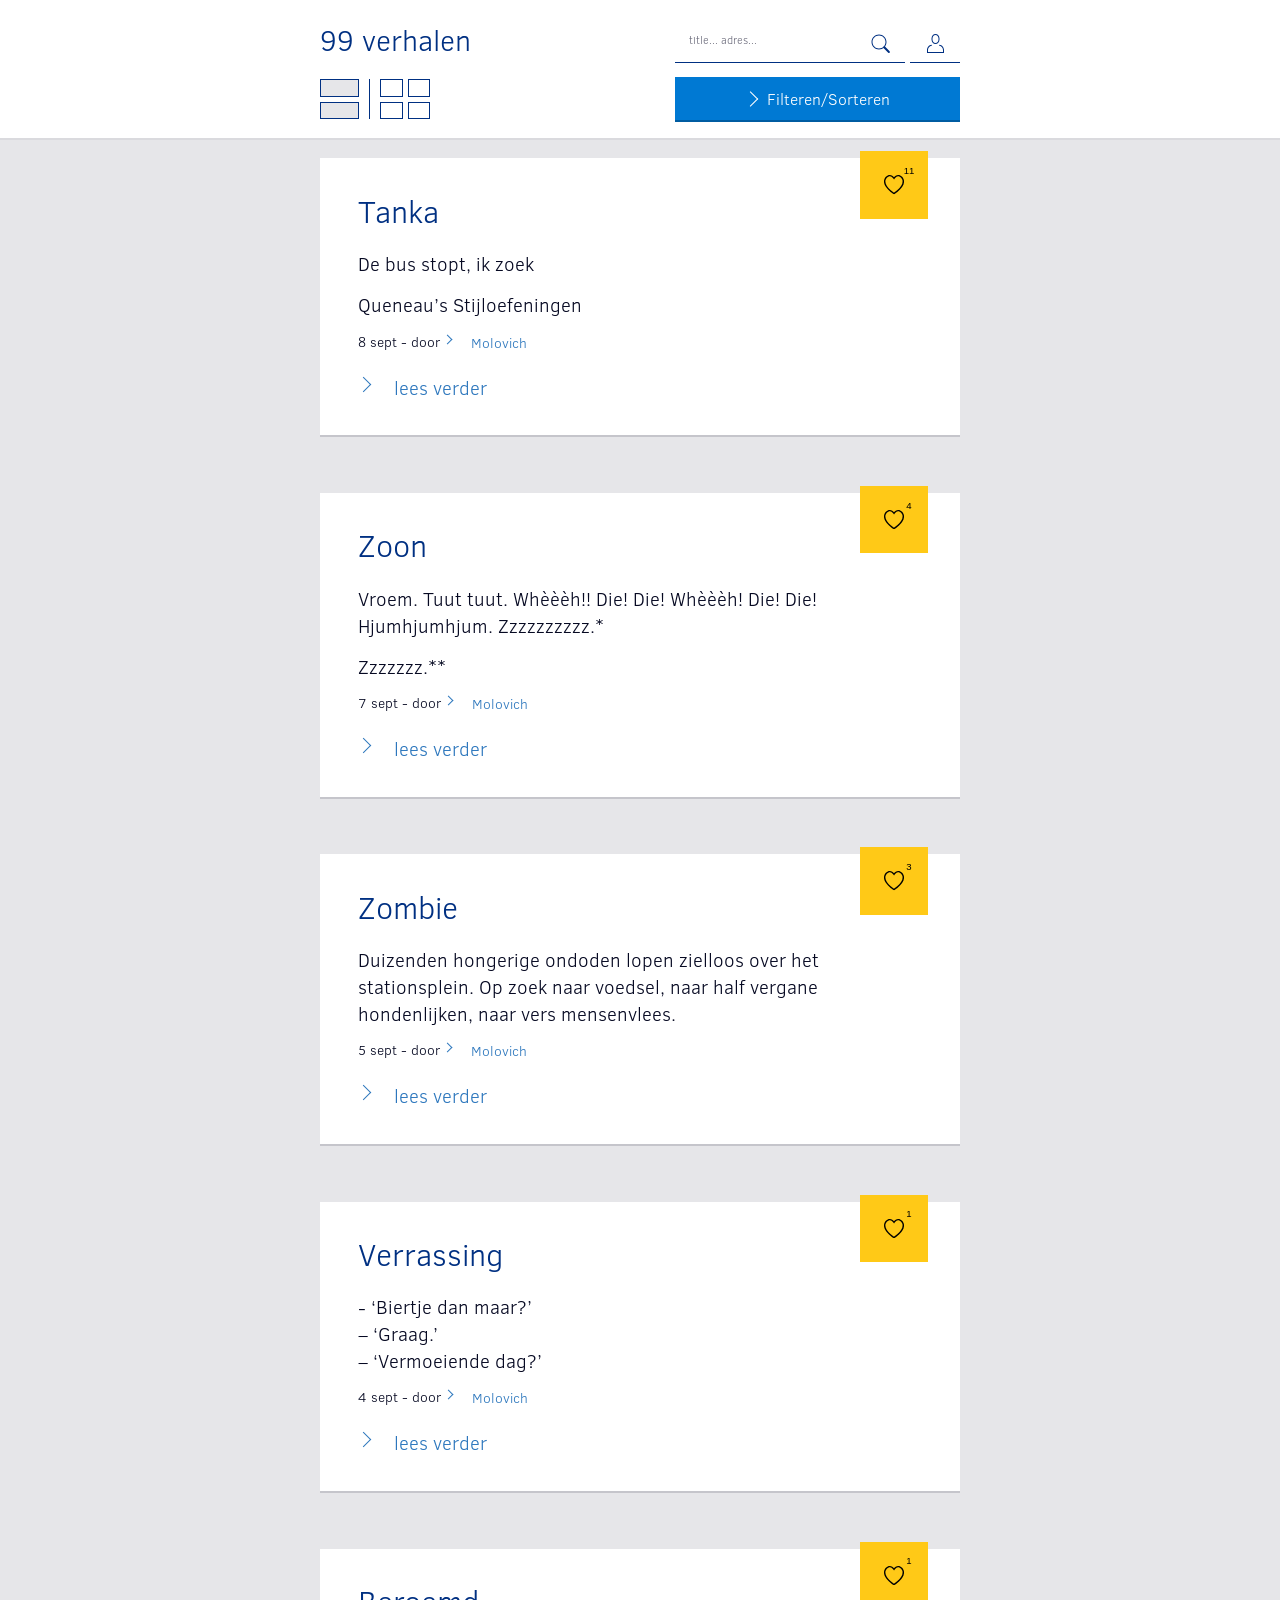
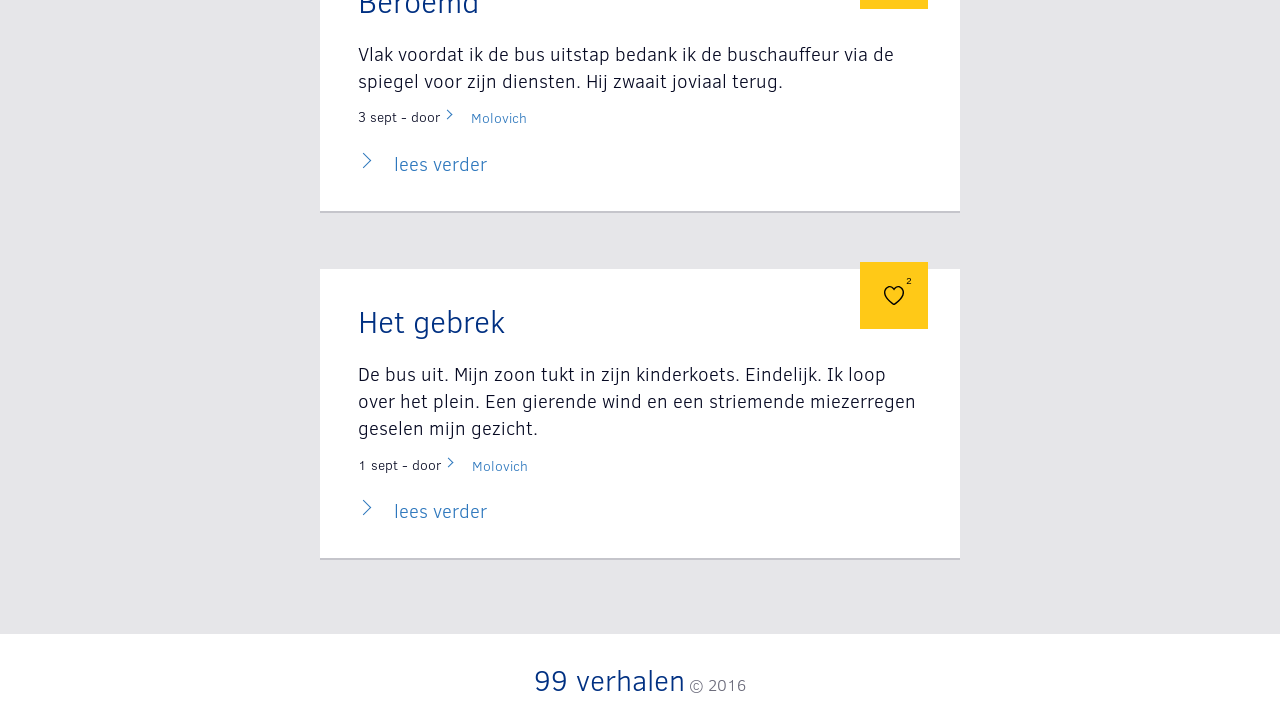
<file: index.html>
<!DOCTYPE html>
<html lang="nl">
  <head>
    <title>99 verhalen - overzichtpagina</title>
    <meta charset="UTF-8">
    <meta name="viewport" content="width=device-width, initial-scale=1">
    <link rel="stylesheet" href="style.css" media="screen">
  </head>
  <body>
    <header class="container">
      <h1><a href="index.html">99 verhalen</a></h1>
      <div>
        <input type="text" placeholder="title... adres..."/>
        <button>
          <svg version="1.1" x="0px" y="0px"  width="35px" height="35px" viewBox="0 0 35 35" enable-background="new 0 0 35 35" xml:space="preserve"><g> <path d="M16,23.5c-4.1,0-7.5-3.4-7.5-7.5s3.4-7.5,7.5-7.5s7.5,3.4,7.5,7.5S20.1,23.5,16,23.5z M16,9.5c-3.6,0-6.5,2.9-6.5,6.5  s2.9,6.5,6.5,6.5s6.5-2.9,6.5-6.5S19.6,9.5,16,9.5z"/></g><path d="M21.5,20L20,21.5l5.2,5.2c0.2,0.2,0.5,0.3,0.7,0.3s0.5-0.1,0.7-0.3c0.4-0.4,0.4-1,0-1.4L21.5,20z"/></svg>
        </button>
        <a href="login.html">
          <svg version="1.1" x="0px" y="0px"  width="35px" height="35px" viewBox="0 0 35 35" enable-background="new 0 0 35 35" xml:space="preserve"><g> <g>  <g>   <path d="M17.5,18c-2.2,0-4-2-4-4.5v-1c0-2.5,1.8-4.5,4-4.5s4,2,4,4.5v1C21.5,16,19.7,18,17.5,18z M17.5,9c-1.7,0-3,1.6-3,3.5v1    c0,1.9,1.3,3.5,3,3.5s3-1.6,3-3.5v-1C20.5,10.6,19.2,9,17.5,9z"/>  </g> </g> <g>  <g>   <path d="M18,27H9v-3c0-2.4,2-5.2,4.5-5.2c0.3,0,0.5,0.2,0.5,0.5s-0.2,0.5-0.5,0.5c-1.9,0-3.5,2.3-3.5,4.2v2h8    c0.3,0,0.5,0.2,0.5,0.5S18.3,27,18,27z"/>  </g> </g> <g>  <g>   <path d="M26,27h-9c-0.3,0-0.5-0.2-0.5-0.5S16.7,26,17,26h8v-2c0-1.9-1.6-4.2-3.5-4.2c-0.3,0-0.5-0.2-0.5-0.5s0.2-0.5,0.5-0.5    c2.5,0,4.5,2.8,4.5,5.2V27z"/>  </g> </g></g></svg>
        </a>
      </div>
      <aside>
        <div class="orientation">
          <button class="active"><span></span><span></span></button>
          <button><span></span><span></span><span></span><span></span></button>
        </div>
        <section>
          <button class="btn"><span></span>Filteren/Sorteren</button>
          <ul>
            <li class="btn yellowbtn"><div></div>Sorteren op
              <ul>
                <li><label><input type="radio" name="sort" value="nieuw" checked/>Nieuw</label></li>
                <li><label><input type="radio" name="sort" value="oud"/>Oud</label></li>
                <li><label><input type="radio" name="sort" value="kort"/>Kort</label></li>
                <li><label><input type="radio" name="sort" value="lang"/>Lang</label></li>
              </ul>
            </li>

            <li class="btn yellowbtn"><div></div>Genre
              <ul>
                <li><label><input type="checkbox" name="genre" value="roman"/>Roman</label></li>
                <li><label><input type="checkbox" name="genre" value="crime"/>Crime</label></li>
                <li><label><input type="checkbox" name="genre" value="reizen"/>Reizen</label></li>
                <li><label><input type="checkbox" name="genre" value="science-fiction"/>Science fiction</label></li>
                <li><label><input type="checkbox" name="genre" value="triller"/>Triller</label></li>
                <li><label><input type="checkbox" name="genre" value="humor"/>Humor</label></li>
              </ul>
            </li>

            <li class="btn yellowbtn"><div></div>Categorie
              <ul>
                <li><label><input type="checkbox" name="categorie" value="fictie"/>Fictie</label></li>
                <li><label><input type="checkbox" name="categorie" value="non-fictie"/>Non-fictie</label></li>
                <li><label><input type="checkbox" name="categorie" value="correspondentie"/>Correspondentie</label></li>
                <li><label><input type="checkbox" name="categorie" value="interview"/>Interview</label></li>
                <li><label><input type="checkbox" name="categorie" value="kort-nurks"/>Kort Nurks</label></li>
                <li><label><input type="checkbox" name="categorie" value="cartoon"/>Cartoon</label></li>
              </ul>
            </li>
          </ul>
        </section>
      </aside>
    </header>
    <main class="full container">
      <article>
        <h2>Tanka</h2>
        <p>De bus stopt, ik zoek</p>
        <p>Queneau’s Stijloefeningen</p>
        <small>8 sept - door <a href="#" class="arrowLink">Molovich</a></small>
        <button class="like">
          <svg version="1.1" x="0px" y="0px" viewBox="0 0 29.1 28.1" style="enable-background:new 0 0 29.1 28.1;" xml:space="preserve">
          <path d="M14.6,28.1l-0.5-0.3c-0.3-0.2-7.6-4.5-11.7-11.1C0.1,13.3-0.5,9.6,0.4,6.4C1.2,3.8,3,1.7,5.5,0.6C6.4,0.2,7.3,0,8.2,0
          	c2.9,0,5.2,2,6.3,3.3C15.7,2,18,0,20.9,0c0.9,0,1.8,0.2,2.7,0.6c2.5,1.1,4.3,3.2,5.1,5.8c1,3.2,0.3,6.9-1.9,10.3
          	c-4.1,6.6-11.4,10.9-11.7,11.1L14.6,28.1z M8.2,2C7.6,2,7,2.1,6.4,2.4c-2,0.9-3.4,2.5-4,4.6C1.5,9.6,2.1,12.7,4,15.7
          	c3.3,5.2,8.9,9,10.5,10.1c1.7-1.1,7.3-4.9,10.5-10.1c1.9-3,2.5-6.1,1.7-8.7c-0.6-2.1-2.1-3.7-4-4.6C22.2,2.1,21.5,2,20.9,2
          	c-3.1,0-5.5,3.4-5.5,3.5l-0.8,1.2l-0.8-1.2C13.7,5.4,11.4,2,8.2,2z"/>
          </svg>
          <span>11</span>
        </button>
        <a href="#" class="arrowLink">lees verder</a>
      </article>
      <article>
        <h2>Zoon</h2>
        <p>Vroem. Tuut tuut. Whèèèh!! Die! Die! Whèèèh! Die! Die! Hjumhjumhjum. Zzzzzzzzzz.*</p>
        <p>Zzzzzzz.**</p>
        <small>7 sept - door <a href="#" class="arrowLink">Molovich</a></small>
        <button class="like">
          <svg version="1.1" x="0px" y="0px" viewBox="0 0 29.1 28.1" style="enable-background:new 0 0 29.1 28.1;" xml:space="preserve">
          <path d="M14.6,28.1l-0.5-0.3c-0.3-0.2-7.6-4.5-11.7-11.1C0.1,13.3-0.5,9.6,0.4,6.4C1.2,3.8,3,1.7,5.5,0.6C6.4,0.2,7.3,0,8.2,0
          	c2.9,0,5.2,2,6.3,3.3C15.7,2,18,0,20.9,0c0.9,0,1.8,0.2,2.7,0.6c2.5,1.1,4.3,3.2,5.1,5.8c1,3.2,0.3,6.9-1.9,10.3
          	c-4.1,6.6-11.4,10.9-11.7,11.1L14.6,28.1z M8.2,2C7.6,2,7,2.1,6.4,2.4c-2,0.9-3.4,2.5-4,4.6C1.5,9.6,2.1,12.7,4,15.7
          	c3.3,5.2,8.9,9,10.5,10.1c1.7-1.1,7.3-4.9,10.5-10.1c1.9-3,2.5-6.1,1.7-8.7c-0.6-2.1-2.1-3.7-4-4.6C22.2,2.1,21.5,2,20.9,2
          	c-3.1,0-5.5,3.4-5.5,3.5l-0.8,1.2l-0.8-1.2C13.7,5.4,11.4,2,8.2,2z"/>
          </svg>
          <span>4</span>
        </button>
        <a href="#" class="arrowLink">lees verder</a>
      </article>
      <article>
        <h2>Zombie</h2>
        <p>Duizenden hongerige ondoden lopen zielloos over het stationsplein. Op zoek naar voedsel, naar half vergane hondenlijken, naar vers mensenvlees.</p>
        <small>5 sept - door <a href="#" class="arrowLink">Molovich</a></small>
        <button class="like">
          <svg version="1.1" x="0px" y="0px" viewBox="0 0 29.1 28.1" style="enable-background:new 0 0 29.1 28.1;" xml:space="preserve">
          <path d="M14.6,28.1l-0.5-0.3c-0.3-0.2-7.6-4.5-11.7-11.1C0.1,13.3-0.5,9.6,0.4,6.4C1.2,3.8,3,1.7,5.5,0.6C6.4,0.2,7.3,0,8.2,0
          	c2.9,0,5.2,2,6.3,3.3C15.7,2,18,0,20.9,0c0.9,0,1.8,0.2,2.7,0.6c2.5,1.1,4.3,3.2,5.1,5.8c1,3.2,0.3,6.9-1.9,10.3
          	c-4.1,6.6-11.4,10.9-11.7,11.1L14.6,28.1z M8.2,2C7.6,2,7,2.1,6.4,2.4c-2,0.9-3.4,2.5-4,4.6C1.5,9.6,2.1,12.7,4,15.7
          	c3.3,5.2,8.9,9,10.5,10.1c1.7-1.1,7.3-4.9,10.5-10.1c1.9-3,2.5-6.1,1.7-8.7c-0.6-2.1-2.1-3.7-4-4.6C22.2,2.1,21.5,2,20.9,2
          	c-3.1,0-5.5,3.4-5.5,3.5l-0.8,1.2l-0.8-1.2C13.7,5.4,11.4,2,8.2,2z"/>
          </svg>
          <span>3</span>
        </button>
        <a href="#" class="arrowLink">lees verder</a>
      </article>

      <article>
        <h2>Verrassing</h2>
        <p>- ‘Biertje dan maar?’<br>
        – ‘Graag.’<br>
        – ‘Vermoeiende dag?’</p>
        <small>4 sept - door <a href="#" class="arrowLink">Molovich</a></small>
        <button class="like">
          <svg version="1.1" x="0px" y="0px" viewBox="0 0 29.1 28.1" style="enable-background:new 0 0 29.1 28.1;" xml:space="preserve">
          <path d="M14.6,28.1l-0.5-0.3c-0.3-0.2-7.6-4.5-11.7-11.1C0.1,13.3-0.5,9.6,0.4,6.4C1.2,3.8,3,1.7,5.5,0.6C6.4,0.2,7.3,0,8.2,0
          	c2.9,0,5.2,2,6.3,3.3C15.7,2,18,0,20.9,0c0.9,0,1.8,0.2,2.7,0.6c2.5,1.1,4.3,3.2,5.1,5.8c1,3.2,0.3,6.9-1.9,10.3
          	c-4.1,6.6-11.4,10.9-11.7,11.1L14.6,28.1z M8.2,2C7.6,2,7,2.1,6.4,2.4c-2,0.9-3.4,2.5-4,4.6C1.5,9.6,2.1,12.7,4,15.7
          	c3.3,5.2,8.9,9,10.5,10.1c1.7-1.1,7.3-4.9,10.5-10.1c1.9-3,2.5-6.1,1.7-8.7c-0.6-2.1-2.1-3.7-4-4.6C22.2,2.1,21.5,2,20.9,2
          	c-3.1,0-5.5,3.4-5.5,3.5l-0.8,1.2l-0.8-1.2C13.7,5.4,11.4,2,8.2,2z"/>
          </svg>
          <span>1</span>
        </button>
        <a href="#" class="arrowLink">lees verder</a>
      </article>

      <article>
        <h2>Beroemd</h2>
        <p>Vlak voordat ik de bus uitstap bedank ik de buschauffeur via de spiegel voor zijn diensten. Hij zwaait joviaal terug.</p>
        <small>3 sept - door <a href="#" class="arrowLink">Molovich</a></small>
        <button class="like">
          <svg version="1.1" x="0px" y="0px" viewBox="0 0 29.1 28.1" style="enable-background:new 0 0 29.1 28.1;" xml:space="preserve">
          <path d="M14.6,28.1l-0.5-0.3c-0.3-0.2-7.6-4.5-11.7-11.1C0.1,13.3-0.5,9.6,0.4,6.4C1.2,3.8,3,1.7,5.5,0.6C6.4,0.2,7.3,0,8.2,0
          	c2.9,0,5.2,2,6.3,3.3C15.7,2,18,0,20.9,0c0.9,0,1.8,0.2,2.7,0.6c2.5,1.1,4.3,3.2,5.1,5.8c1,3.2,0.3,6.9-1.9,10.3
          	c-4.1,6.6-11.4,10.9-11.7,11.1L14.6,28.1z M8.2,2C7.6,2,7,2.1,6.4,2.4c-2,0.9-3.4,2.5-4,4.6C1.5,9.6,2.1,12.7,4,15.7
          	c3.3,5.2,8.9,9,10.5,10.1c1.7-1.1,7.3-4.9,10.5-10.1c1.9-3,2.5-6.1,1.7-8.7c-0.6-2.1-2.1-3.7-4-4.6C22.2,2.1,21.5,2,20.9,2
          	c-3.1,0-5.5,3.4-5.5,3.5l-0.8,1.2l-0.8-1.2C13.7,5.4,11.4,2,8.2,2z"/>
          </svg>
          <span>1</span>
        </button>
        <a href="#" class="arrowLink">lees verder</a>
      </article>

      <article>
        <h2>Het gebrek</h2>
        <p>De bus uit. Mijn zoon tukt in zijn kinderkoets. Eindelijk. Ik loop over het plein. Een gierende wind en een striemende miezerregen geselen mijn gezicht.</p>
        <small>1 sept - door <a href="#" class="arrowLink">Molovich</a></small>
        <button class="like">
          <svg version="1.1" x="0px" y="0px" viewBox="0 0 29.1 28.1" style="enable-background:new 0 0 29.1 28.1;" xml:space="preserve">
          <path d="M14.6,28.1l-0.5-0.3c-0.3-0.2-7.6-4.5-11.7-11.1C0.1,13.3-0.5,9.6,0.4,6.4C1.2,3.8,3,1.7,5.5,0.6C6.4,0.2,7.3,0,8.2,0
          	c2.9,0,5.2,2,6.3,3.3C15.7,2,18,0,20.9,0c0.9,0,1.8,0.2,2.7,0.6c2.5,1.1,4.3,3.2,5.1,5.8c1,3.2,0.3,6.9-1.9,10.3
          	c-4.1,6.6-11.4,10.9-11.7,11.1L14.6,28.1z M8.2,2C7.6,2,7,2.1,6.4,2.4c-2,0.9-3.4,2.5-4,4.6C1.5,9.6,2.1,12.7,4,15.7
          	c3.3,5.2,8.9,9,10.5,10.1c1.7-1.1,7.3-4.9,10.5-10.1c1.9-3,2.5-6.1,1.7-8.7c-0.6-2.1-2.1-3.7-4-4.6C22.2,2.1,21.5,2,20.9,2
          	c-3.1,0-5.5,3.4-5.5,3.5l-0.8,1.2l-0.8-1.2C13.7,5.4,11.4,2,8.2,2z"/>
          </svg>
          <span>2</span>
        </button>
        <a href="#" class="arrowLink">lees verder</a>
      </article>
    </main>
    <footer><h1><a href="#">99 verhalen</a></h1> © 2016</footer>

  <script src="jquery-1.11.1.min.js"></script>
  <script src="script.js"></script>
  <!-- // <script src="https://ajax.googleapis.com/ajax/libs/jquery/1.11.2/jquery.min.js"></script> -->
  <script src="http://localhost:35729/livereload.js"></script>
  </body>
</html>
</file>
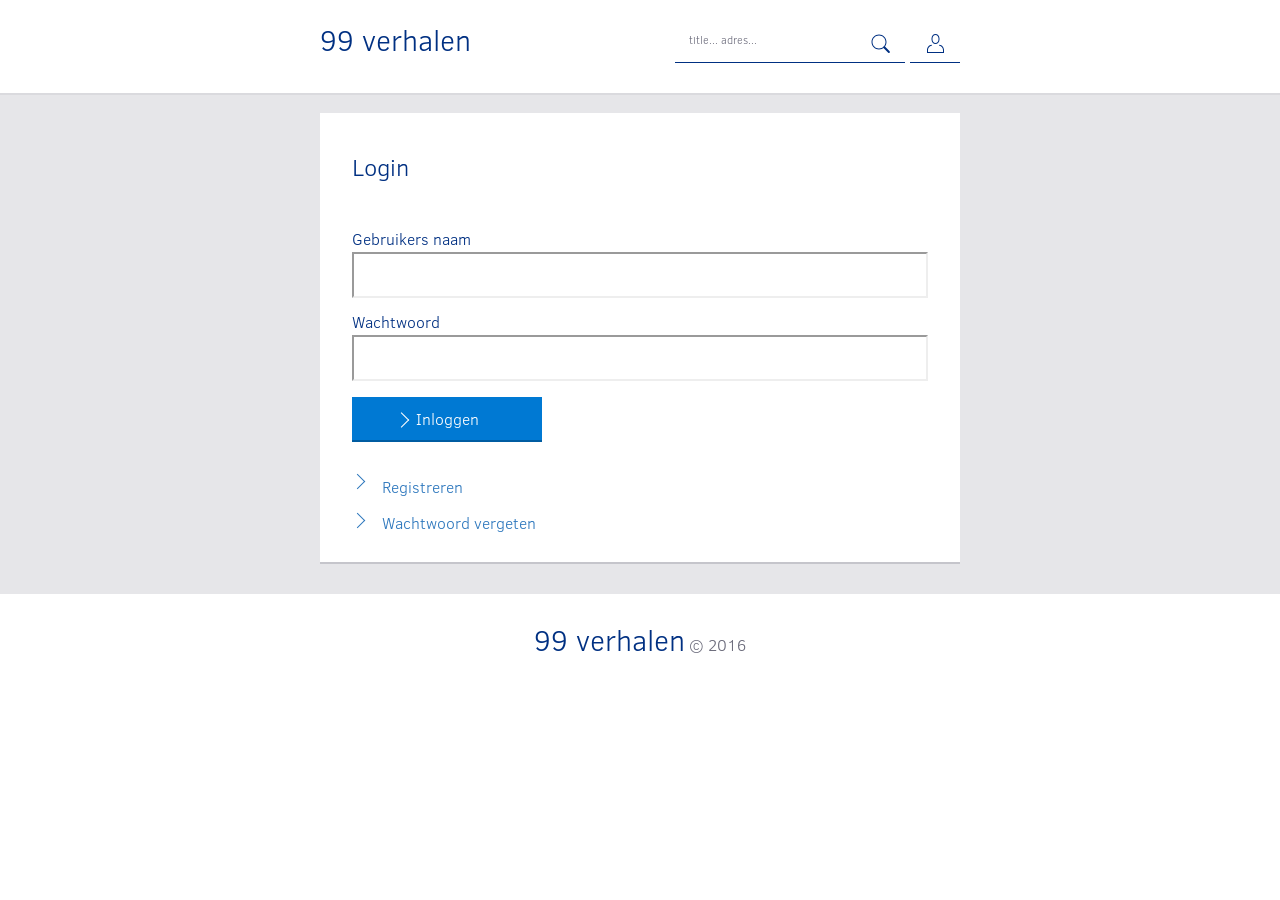
<file: login.html>
<!DOCTYPE html>
<html lang="nl">
  <head>
    <title>99 verhalen - overzichtpagina</title>
    <meta charset="UTF-8">
    <meta name="viewport" content="width=device-width, initial-scale=1">
    <link rel="stylesheet" href="style.css" media="screen">
  </head>
  <body>
    <header class="container">
      <h1><a href="index.html">99 verhalen</a></h1>
      <div>
        <input type="text" placeholder="title... adres..."/>
        <button>
          <svg version="1.1" x="0px" y="0px"  width="35px" height="35px" viewBox="0 0 35 35" enable-background="new 0 0 35 35" xml:space="preserve"><g> <path d="M16,23.5c-4.1,0-7.5-3.4-7.5-7.5s3.4-7.5,7.5-7.5s7.5,3.4,7.5,7.5S20.1,23.5,16,23.5z M16,9.5c-3.6,0-6.5,2.9-6.5,6.5  s2.9,6.5,6.5,6.5s6.5-2.9,6.5-6.5S19.6,9.5,16,9.5z"/></g><path d="M21.5,20L20,21.5l5.2,5.2c0.2,0.2,0.5,0.3,0.7,0.3s0.5-0.1,0.7-0.3c0.4-0.4,0.4-1,0-1.4L21.5,20z"/></svg>
        </button>
        <a href="#">
          <svg version="1.1" x="0px" y="0px"  width="35px" height="35px" viewBox="0 0 35 35" enable-background="new 0 0 35 35" xml:space="preserve"><g> <g>  <g>   <path d="M17.5,18c-2.2,0-4-2-4-4.5v-1c0-2.5,1.8-4.5,4-4.5s4,2,4,4.5v1C21.5,16,19.7,18,17.5,18z M17.5,9c-1.7,0-3,1.6-3,3.5v1    c0,1.9,1.3,3.5,3,3.5s3-1.6,3-3.5v-1C20.5,10.6,19.2,9,17.5,9z"/>  </g> </g> <g>  <g>   <path d="M18,27H9v-3c0-2.4,2-5.2,4.5-5.2c0.3,0,0.5,0.2,0.5,0.5s-0.2,0.5-0.5,0.5c-1.9,0-3.5,2.3-3.5,4.2v2h8    c0.3,0,0.5,0.2,0.5,0.5S18.3,27,18,27z"/>  </g> </g> <g>  <g>   <path d="M26,27h-9c-0.3,0-0.5-0.2-0.5-0.5S16.7,26,17,26h8v-2c0-1.9-1.6-4.2-3.5-4.2c-0.3,0-0.5-0.2-0.5-0.5s0.2-0.5,0.5-0.5    c2.5,0,4.5,2.8,4.5,5.2V27z"/>  </g> </g></g></svg>
        </a>
      </div>
    </header>
    <main class="container login">
      <section>
        <form method="post">
          <fieldset>
            <legend>Login</legend>
            <label>Gebruikers naam
            <input type="text" name="user"></label>
            <label>Wachtwoord
            <input type="password" name="password"></label>

            <input class="btn" type="submit" name="name" value="Inloggen"><div></div>

            <button class="arrowLink">Registreren</button>
            <a class="arrowLink" href="#">Wachtwoord vergeten</a>
          </fieldset>
        </form>

        <form method="post">
          <fieldset>
            <legend>Registreren</legend>
            <label>Gebruikers naam
            <input type="text" name="user"></label>
            <label>E-mailadres
            <input type="email" name="user"></label>
            <label>Wachtwoord
            <input type="password" name="password"></label>
            <label>Wachtwoord opnieuw
            <input type="password" name="password-again"></label>

            <input class="btn" type="submit" name="name" value="Registreren">

            <button class="arrowLink">Login</button>
          </fieldset>
        </form>
      </section>
    </main>
    <footer><h1><a href="#">99 verhalen</a></h1> © 2016</footer>

  <script src="jquery-1.11.1.min.js"></script>
  <script src="script.js"></script>
  <!-- // <script src="https://ajax.googleapis.com/ajax/libs/jquery/1.11.2/jquery.min.js"></script> -->
  <script src="http://localhost:35729/livereload.js"></script>
  </body>
</html>
</file>
<file: style.css>
html, body, div, span, applet, object, iframe,
h1, h2, h3, h4, h5, h6, p, blockquote, pre,
a, abbr, acronym, address, big, cite, code,
del, dfn, em, img, ins, kbd, q, s, samp,
small, strike, strong, sub, sup, tt, var,
b, u, i, center,
dl, dt, dd, ol, ul, li,
fieldset, form, label, legend,
table, caption, tbody, tfoot, thead, tr, th, td,
article, aside, canvas, details, embed,
figure, figcaption, footer, header, hgroup,
menu, nav, output, ruby, section, summary,
time, mark, audio, video {
  margin: 0;
  padding: 0;
  border: 0;
  font-size: 100%;
  font: inherit;
  vertical-align: baseline; }

/* HTML5 display-role reset for older browsers */
article, aside, details, figcaption, figure,
footer, header, hgroup, menu, nav, section {
  display: block; }

body {
  line-height: 1; }

ol, ul {
  list-style: none; }

blockquote, q {
  quotes: none; }

blockquote:before, blockquote:after,
q:before, q:after {
  content: '';
  content: none; }

table {
  border-collapse: collapse;
  border-spacing: 0; }

@font-face {
  font-family: 'ClearSans-Light';
  src: url("fonts/ClearSans-Light.eot?#iefix") format("embedded-opentype"), url("fonts/ClearSans-Light.woff") format("woff"), url("fonts/ClearSans-Light.ttf") format("truetype"), url("fonts/ClearSans-Light.svg#ClearSans-Light") format("svg");
  font-weight: normal;
  font-style: normal; }
@font-face {
  font-family: 'ClearSans';
  src: url("fonts/ClearSans.eot?#iefix") format("embedded-opentype"), url("fonts/ClearSans.woff") format("woff"), url("fonts/ClearSans.ttf") format("truetype"), url("fonts/ClearSans.svg#ClearSans") format("svg");
  font-weight: normal;
  font-style: normal; }
body {
  font-size: 16px;
  font-family: "ClearSans-Light", Tahoma, sans-serif;
  color: #060922; }

h1, h2 {
  color: #003082; }

h1 {
  font-size: 1.8rem;
  margin-bottom: 0.9rem; }

h2 {
  font-size: 1.6rem;
  margin-bottom: 0.8rem; }

p {
  line-height: 1.1rem;
  margin-bottom: 0.9rem; }

input {
  font-family: "ClearSans-Light", Tahoma, sans-serif; }

.btn {
  display: inline-block;
  min-width: 190px;
  height: 45px;
  background-color: #0079d3;
  padding: .625rem 1.125rem;
  border: none;
  box-sizing: border-box;
  position: relative;
  color: #fff;
  font-size: 1rem;
  font-family: "ClearSans-Light", Tahoma, sans-serif;
  line-height: calc(35px - .625rem);
  overflow: hidden;
  cursor: pointer;
  box-shadow: inset 0 -0.125rem 0 #005ca1;
  -webkit-transition: box-shadow 0.15s ease;
  -moz-transition: box-shadow 0.15s ease;
  transition: box-shadow 0.15s ease; }
  .btn span, .btn div {
    width: 10px;
    height: 10px;
    margin-right: 10px;
    margin-bottom: 3px;
    display: inline-block;
    border-right: 1px solid #fff;
    border-bottom: 1px solid #fff;
    -webkit-transition: -webkit-transform 0.15s ease;
    -moz-transition: -moz-transform 0.15s ease;
    transition: transform 0.15s ease;
    -webkit-transform: rotate(-45deg);
    -moz-transform: rotate(-45deg);
    -ms-transform: rotate(-45deg);
    -o-transform: rotate(-45deg);
    transform: rotate(-45deg);
    -webkit-transform-origin: 8px 8px;
    -moz-transform-origin: 8px 8px;
    -ms-transform-origin: 8px 8px;
    -o-transform-origin: 8px 8px;
    transform-origin: 8px 8px; }
  .btn:hover {
    box-shadow: inset 0 -3.125rem 0 #005ca0; }
  .btn.open span, .btn.open div {
    -webkit-transform: rotate(45deg);
    -moz-transform: rotate(45deg);
    -ms-transform: rotate(45deg);
    -o-transform: rotate(45deg);
    transform: rotate(45deg); }

.yellowbtn {
  background-color: #e6b517;
  box-shadow: 0 -0.125rem 0 #cfa317 inset; }
  .yellowbtn:hover {
    background-color: #cfa317;
    box-shadow: none; }

.arrowLink {
  color: #2d77bd;
  font-family: "ClearSans-Light", Tahoma, sans-serif;
  text-decoration: none;
  position: relative;
  padding-left: 1.875em;
  top: 1px;
  display: inline-block;
  -webkit-transition: all 0.15s ease;
  -moz-transition: all 0.15s ease;
  transition: all 0.15s ease; }
  .arrowLink::before {
    content: "";
    display: block;
    position: absolute;
    left: 0;
    width: 10px;
    height: 10px;
    border-right: 1px solid currentColor;
    border-bottom: 1px solid currentColor;
    -webkit-transform: rotate(-45deg) translateX(0rem);
    -moz-transform: rotate(-45deg) translateX(0rem);
    -ms-transform: rotate(-45deg) translateX(0rem);
    -o-transform: rotate(-45deg) translateX(0rem);
    transform: rotate(-45deg) translateX(0rem);
    -webkit-transition: all 0.15s ease-in-out;
    -moz-transition: all 0.15s ease-in-out;
    transition: all 0.15s ease-in-out; }
  .arrowLink:hover {
    color: #003082; }
    .arrowLink:hover::before {
      -webkit-transform: rotate(-45deg) translate(0.4rem, 0.4rem);
      -moz-transform: rotate(-45deg) translate(0.4rem, 0.4rem);
      -ms-transform: rotate(-45deg) translate(0.4rem, 0.4rem);
      -o-transform: rotate(-45deg) translate(0.4rem, 0.4rem);
      transform: rotate(-45deg) translate(0.4rem, 0.4rem); }

@media (min-width: 40em) {
  .container {
    max-width: 70%;
    padding: 1.125rem 15%;
    box-sizing: content-box; } }
@media (min-width: 60em) {
  .container {
    max-width: 60%;
    padding: 1.125rem 20%;
    box-sizing: content-box; } }
@media (min-width: 75em) {
  .container {
    max-width: 50%;
    padding: 1.125rem 25%; } }

header {
  background-color: #fff;
  box-shadow: inset 0 -2px 0 0 rgba(7, 7, 33, 0.15);
  padding: 1.125rem .875rem 1.0625rem;
  font-size: 0;
  position: relative; }
  header h1 {
    margin-bottom: 0;
    display: inline-block;
    vertical-align: top; }
    @media (min-width: 40em) {
      header h1 {
        line-height: 45px;
        margin-bottom: .5em; } }
    header h1 a {
      color: #003082;
      text-decoration: none; }
  @media (min-width: 40em) {
    header > div {
      float: right; } }
  header > div input {
    width: calc(100% - 105px);
    height: 45px;
    border: none;
    border-bottom: 1px solid #003082;
    box-sizing: border-box;
    vertical-align: top;
    padding: .8625rem .875rem;
    margin-bottom: .5em;
    color: #003082;
    font-size: .7rem; }
    header > div input::-webkit-input-placeholder {
      font-size: .7rem;
      color: #6a6a7a; }
    header > div input::-moz-placeholder {
      font-size: .7rem;
      color: #6a6a7a; }
    header > div input:-moz-placeholder {
      font-size: .7rem;
      color: #6a6a7a; }
    header > div input:-ms-input-placeholder {
      font-size: .7rem;
      color: #6a6a7a; }
    header > div input:focus {
      outline: none; }
    @media (min-width: 40em) {
      header > div input {
        width: 130px; } }
    @media (min-width: 50em) {
      header > div input {
        width: 180px; } }
  header > div button, header > div a {
    display: inline-block;
    width: 50px;
    height: 45px;
    background: none;
    border: none;
    border-bottom: 1px solid #003082;
    box-sizing: border-box;
    padding: .5rem;
    cursor: pointer; }
    header > div button svg path, header > div a svg path {
      fill: #003082; }
  header > div a {
    margin-left: 5px; }
  header aside {
    position: relative; }
    header aside .orientation {
      display: none;
      position: absolute;
      margin-top: 2px; }
      @media (min-width: 50em) {
        header aside .orientation {
          display: inline-block;
          z-index: 1; } }
      header aside .orientation button {
        width: 50px;
        height: 40px;
        background: none;
        border: none;
        padding: 0;
        vertical-align: top;
        cursor: pointer; }
        header aside .orientation button.active span {
          background: #e6e6e9; }
        header aside .orientation button:focus {
          outline: none; }
        header aside .orientation button:first-child {
          padding-right: 10px;
          border-right: 1.2px solid #003082; }
          header aside .orientation button:first-child span {
            width: 100%;
            display: block;
            height: calc(50% - 2.5px);
            border: 1.2px solid #003082;
            margin-bottom: 5px;
            box-sizing: border-box; }
        header aside .orientation button:last-child {
          margin-left: 10px; }
          header aside .orientation button:last-child span {
            width: calc(50% - 2.5px);
            height: calc(50% - 2.5px);
            border: 1.2px solid #003082;
            margin-bottom: 5px;
            box-sizing: border-box;
            display: inline-block;
            vertical-align: top; }
            header aside .orientation button:last-child span:nth-child(2n + 1) {
              margin-right: 5px; }
    header aside section {
      position: relative; }
      @media (min-width: 40em) {
        header aside section {
          display: flex;
          justify-content: flex-end; } }
      header aside section > button {
        width: 100%; }
        @media (min-width: 50em) {
          header aside section > button {
            width: 17.8125em; } }
      header aside section > ul {
        font-size: 1rem;
        display: none;
        position: absolute;
        z-index: 1;
        top: calc(100% + 1.6825rem);
        width: 100%;
        box-sizing: border-box;
        padding: 2rem;
        background: #fff;
        box-shadow: 0 2px 0 0 rgba(7, 7, 33, 0.15), 0 5px 25px 0 rgba(7, 7, 32, 0.15); }
        header aside section > ul.open {
          display: block; }
        @media (min-width: 50em) {
          header aside section > ul {
            width: 17.8125em; } }
        header aside section > ul::before {
          content: "";
          display: block;
          position: absolute;
          top: -10px;
          left: 50%;
          border-style: solid;
          border-width: 0 .375rem .625rem;
          border-color: transparent transparent #fff;
          -webkit-transform: translateX(-50%);
          -moz-transform: translateX(-50%);
          -ms-transform: translateX(-50%);
          -o-transform: translateX(-50%);
          transform: translateX(-50%); }
        header aside section > ul > li {
          margin-top: 0.625em;
          width: 100%; }
          header aside section > ul > li.open {
            height: auto; }
            header aside section > ul > li.open ul {
              display: block;
              margin-left: .6em;
              margin-top: .6em;
              cursor: initial; }
              header aside section > ul > li.open ul label {
                display: block; }
          header aside section > ul > li ul {
            display: none; }

main {
  width: 100%;
  box-sizing: border-box;
  padding: 1.125rem .875rem 1.0625rem;
  background: #e6e6e9; }
  @media (min-width: 50em) {
    main {
      display: flex;
      flex-direction: row;
      flex-wrap: wrap;
      justify-content: space-between;
      align-items: flex-start; } }
  @media (min-width: 50em) {
    main.full {
      display: block;
      font-size: 1.2rem; }
      main.full article {
        display: block;
        width: 100%;
        margin-bottom: 3em;
        height: 100% !important; } }
  main article {
    padding: 2em;
    box-shadow: 0 2px 0 0 rgba(7, 7, 33, 0.15);
    background-color: #fff;
    margin-bottom: .875em;
    position: relative; }
    @media (max-width: 50em) {
      main article {
        height: 100% !important; } }
    @media (min-width: 50em) {
      main article {
        width: 47.5%;
        margin-bottom: 1.5em;
        box-sizing: border-box;
        height: auto; } }
    main article h2 {
      font-size: 1.6em;
      margin-bottom: 0.8em; }
    main article p {
      line-height: 1.4em; }
    main article small {
      font-size: .75em;
      display: block;
      margin-bottom: 2em; }
      main article small a.arrowLink {
        display: inline-block; }
        main article small a.arrowLink::before {
          width: 0.425em;
          height: 0.425em; }
    main article::after {
      content: "";
      display: block;
      clear: both; }
    main article .like {
      background: #ffc917;
      position: absolute;
      right: 2rem;
      top: calc(-.875rem / 2);
      border: none;
      padding: 1.5rem;
      cursor: pointer;
      font-size: 0; }
      main article .like span {
        display: block;
        position: absolute;
        left: 50%;
        top: 50%;
        font-size: .6rem;
        -webkit-transform: translate(calc(-50% + 15px), calc(-50% - 15px));
        -moz-transform: translate(calc(-50% + 15px), calc(-50% - 15px));
        -ms-transform: translate(calc(-50% + 15px), calc(-50% - 15px));
        -o-transform: translate(calc(-50% + 15px), calc(-50% - 15px));
        transform: translate(calc(-50% + 15px), calc(-50% - 15px)); }
      main article .like:focus {
        outline: none; }
    main article svg {
      width: 20px;
      height: auto;
      position: relative;
      -webkit-transform: scale(1);
      -moz-transform: scale(1);
      -ms-transform: scale(1);
      -o-transform: scale(1);
      transform: scale(1);
      -webkit-transition: -webkit-transform 0.15s ease;
      -moz-transition: -moz-transform 0.15s ease;
      transition: transform 0.15s ease; }
      main article svg.big {
        -webkit-transform: scale(1.2);
        -moz-transform: scale(1.2);
        -ms-transform: scale(1.2);
        -o-transform: scale(1.2);
        transform: scale(1.2); }

.login fieldset {
  position: relative; }
.login section {
  padding: 2em;
  box-shadow: 0 2px 0 0 rgba(7, 7, 33, 0.15);
  background-color: #fff;
  margin-bottom: .875em;
  width: 100%;
  box-sizing: border-box; }
  .login section form {
    color: #003082; }
    .login section form:last-child {
      display: none; }
    .login section form legend {
      font-size: 1.5em;
      line-height: 1.9em;
      margin-bottom: 1em; }
    .login section form label {
      display: block;
      width: 100%;
      margin-top: 1em; }
      .login section form label input {
        display: block;
        width: 100%;
        box-sizing: border-box;
        color: #003082;
        border-color: currentColor;
        border-style: inset;
        font-size: 1em;
        margin-top: 5px;
        padding: 0.6875em 0.9375em 0.5625em 0.9375em; }
    .login section form input[type="submit"], .login section form a, .login section form button {
      margin-top: 1em;
      display: block; }
    .login section form button {
      background: none;
      border: none;
      font-size: 1em;
      cursor: pointer; }

input.btn + div {
  width: 10px;
  height: 10px;
  position: relative;
  top: -33px;
  left: 45px;
  display: inline-block;
  border-right: 1px solid #fff;
  border-bottom: 1px solid #fff;
  -webkit-transition: -webkit-transform 0.15s ease;
  -moz-transition: -moz-transform 0.15s ease;
  transition: transform 0.15s ease;
  -webkit-transform: rotate(-45deg);
  -moz-transform: rotate(-45deg);
  -ms-transform: rotate(-45deg);
  -o-transform: rotate(-45deg);
  transform: rotate(-45deg);
  -webkit-transform-origin: 8px 8px;
  -moz-transform-origin: 8px 8px;
  -ms-transform-origin: 8px 8px;
  -o-transform-origin: 8px 8px;
  transform-origin: 8px 8px; }
input.btn.open + div {
  -webkit-transform: rotate(45deg);
  -moz-transform: rotate(45deg);
  -ms-transform: rotate(45deg);
  -o-transform: rotate(45deg);
  transform: rotate(45deg); }

footer {
  text-align: center;
  padding: 2rem;
  box-sizing: border-box;
  color: #6a6a7a; }
  footer h1 {
    margin-bottom: 0;
    display: inline-block; }
    footer h1 a {
      color: #003082;
      text-decoration: none; }

/*# sourceMappingURL=style.css.map */
</file>
